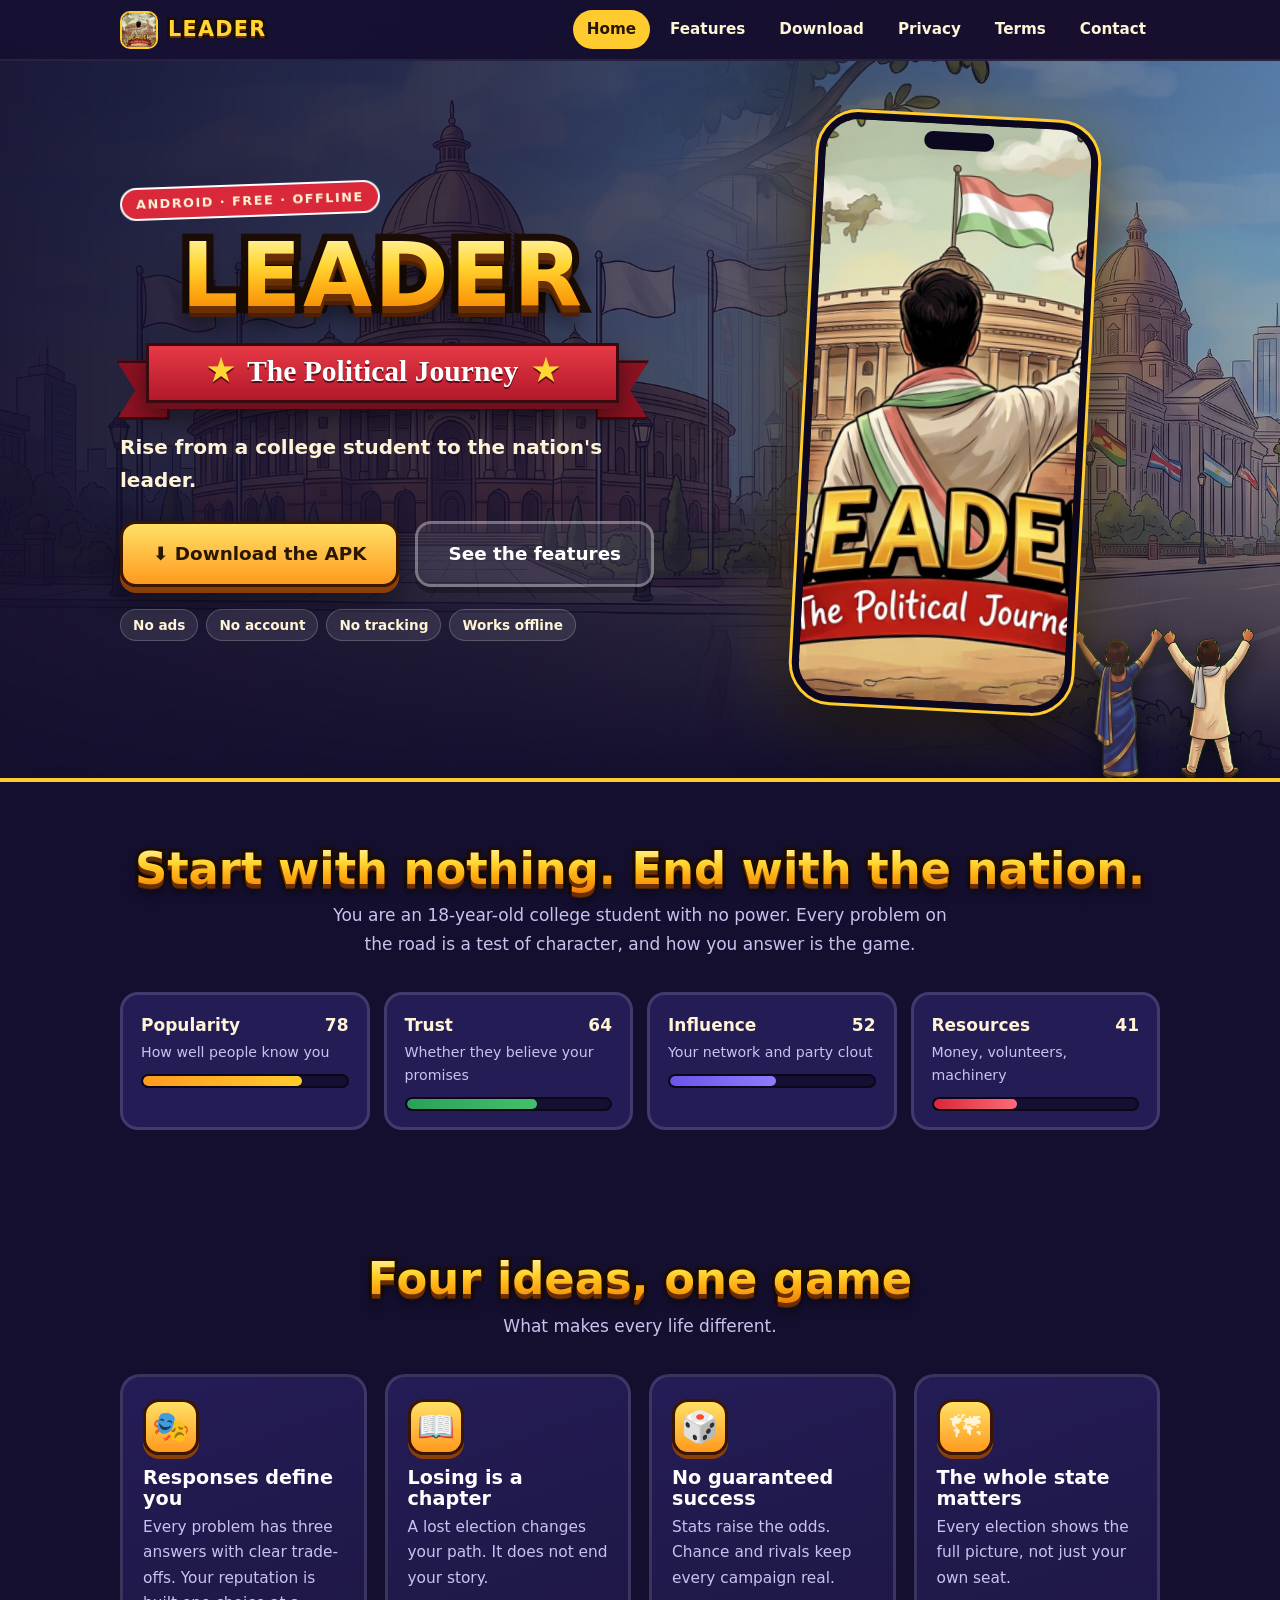
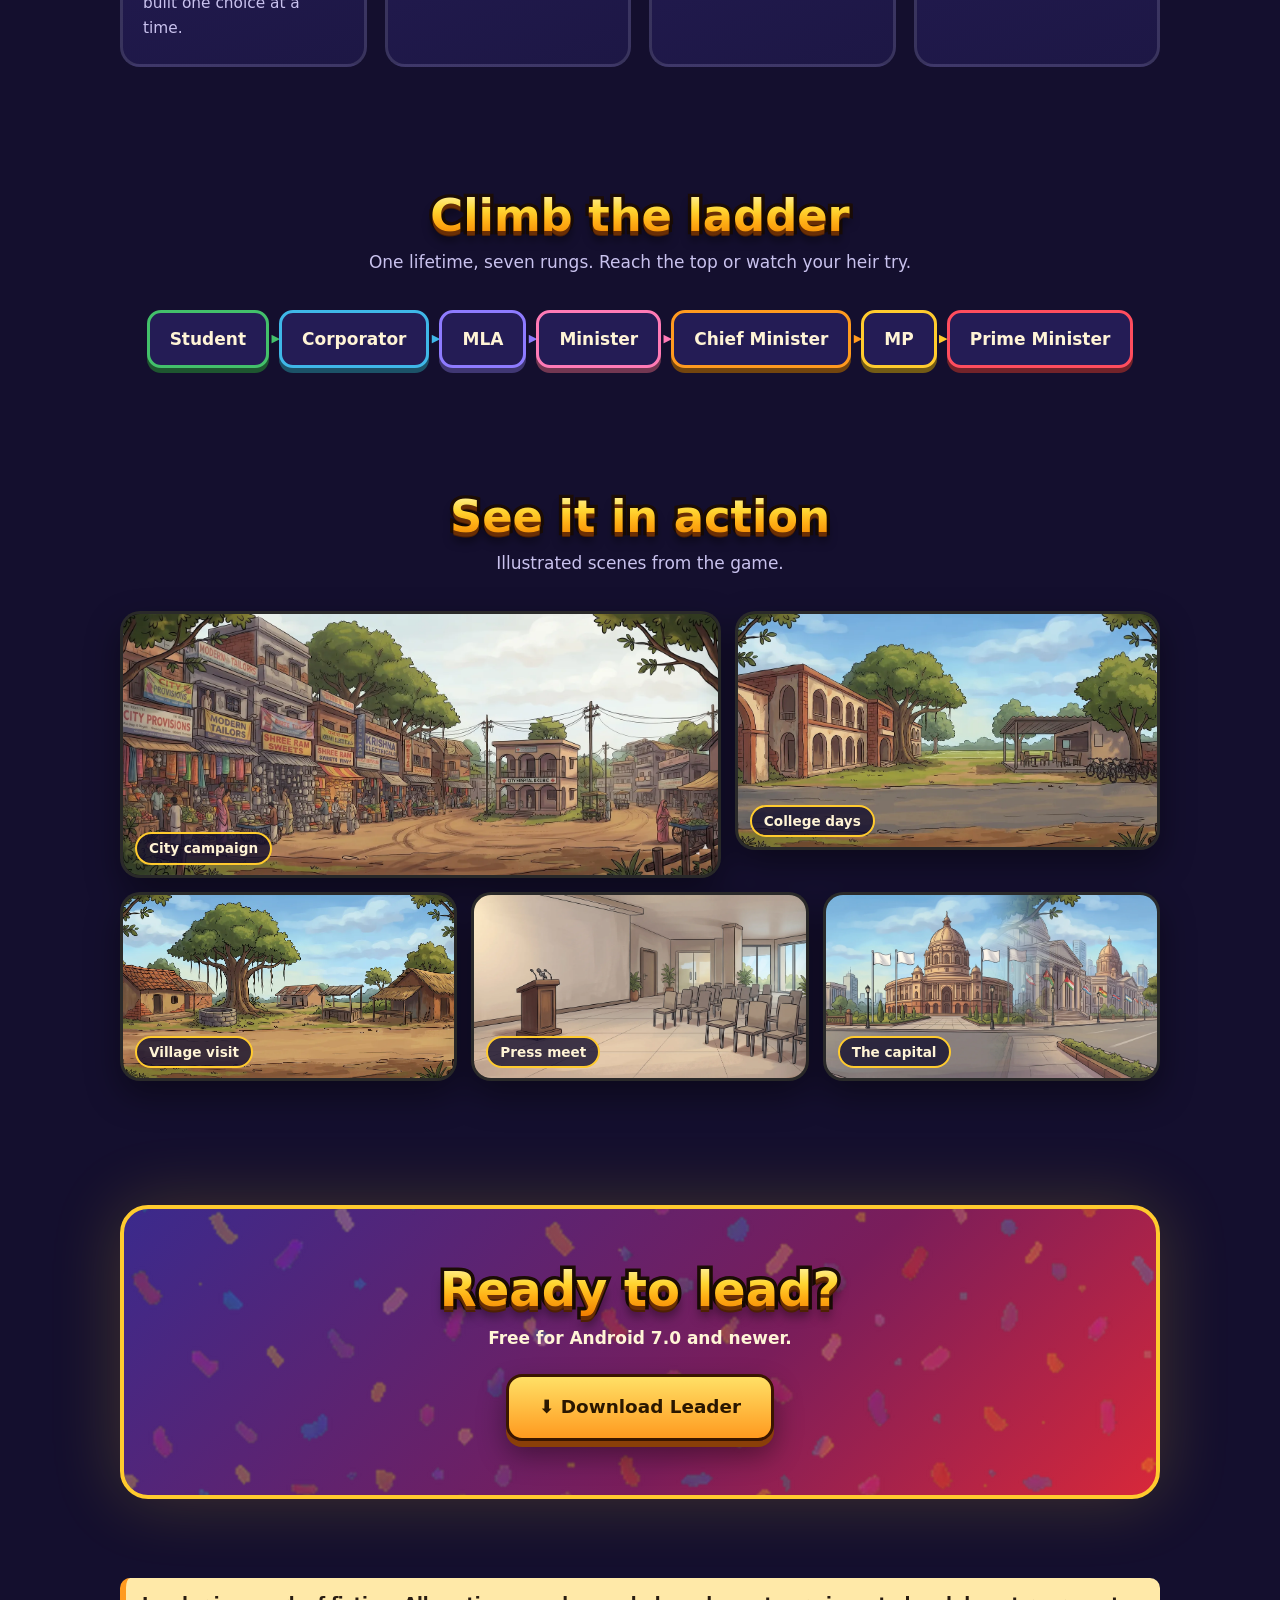
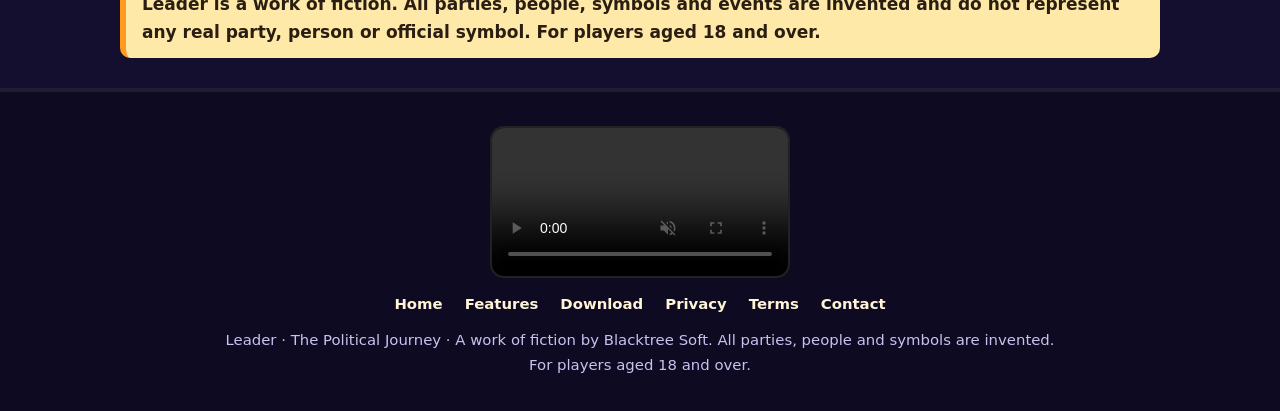
<file: index.html>
<!doctype html>
<html lang="en"><head><meta charset="utf-8"><meta name="viewport" content="width=device-width,initial-scale=1">
<title>Leader | The Political Journey</title><meta name="description" content="Leader: The Political Journey, a fictional single-player political career game for Android. Rise from student to Prime Minister."><meta name="theme-color" content="#140f2e">
<meta property="og:title" content="Leader | The Political Journey"><meta property="og:description" content="Leader: The Political Journey, a fictional single-player political career game for Android. Rise from student to Prime Minister."><meta property="og:image" content="https://leader-app.github.io/img/icon.png">
<link rel="icon" href="img/favicon.png"><link rel="stylesheet" href="style.css"></head><body>
<div class="bar"><div class="wrap"><a class="logo" href="index.html"><img src="img/favicon.png" alt=""><span class="navtitle">Leader</span></a><nav><a href="index.html" class=on>Home</a><a href="features.html">Features</a><a href="download.html">Download</a><a href="privacy.html">Privacy</a><a href="terms.html">Terms</a><a href="contact.html">Contact</a></nav></div></div>
<header class="hero"><div class="bg"></div>
<div class="heroChars"><img src="img/player_female_formal_cheer.webp" alt=""><img src="img/player_male_kurta_cheer.webp" alt=""></div>
<div class="wrap"><div>
<span class="tag">Android &middot; Free &middot; Offline</span>
<div class="heroTitle"><h1 class="logo3d" data-text="LEADER">LEADER</h1><br><div class="ribbon"><i>&#9733;</i>The Political Journey<i>&#9733;</i></div></div><p class="lead" style="margin-top:22px">Rise from a college student to the nation's leader.</p>
<div class="cta"><a class="btn" href="download.html">&#11015; Download the APK</a><a class="btn ghost" href="features.html">See the features</a></div>
<div class="badges"><span>No ads</span><span>No account</span><span>No tracking</span><span>Works offline</span></div>
</div>
<div class="phone"><video src="video/title.mp4" autoplay muted loop playsinline poster="img/icon.png"></video></div>
</div></header>

<section><div class="wrap"><h2 class="sec gold rv" data-text="Start with nothing. End with the nation.">Start with nothing. End with the nation.</h2>
<p class="sub rv">You are an 18-year-old college student with no power. Every problem on the road is a test of character, and how you answer is the game.</p>
<div class="stats">
<div class="stat"><b>Popularity <span>78</span></b><small>How well people know you</small><div class="meter"><i style="--w:78%;background:linear-gradient(90deg,#ff9a1f,#ffcb2e)"></i></div></div>
<div class="stat"><b>Trust <span>64</span></b><small>Whether they believe your promises</small><div class="meter"><i style="--w:64%;background:linear-gradient(90deg,#2aa05a,#43c06b)"></i></div></div>
<div class="stat"><b>Influence <span>52</span></b><small>Your network and party clout</small><div class="meter"><i style="--w:52%;background:linear-gradient(90deg,#6a55e8,#8e7bff)"></i></div></div>
<div class="stat"><b>Resources <span>41</span></b><small>Money, volunteers, machinery</small><div class="meter"><i style="--w:41%;background:linear-gradient(90deg,#d8283a,#ff6a77)"></i></div></div>
</div></div></section>

<section><div class="wrap"><h2 class="sec gold rv" data-text="Four ideas, one game">Four ideas, one game</h2><p class="sub rv">What makes every life different.</p>
<div class="grid">
<div class="card rv"><div class="ico">&#127917;</div><h3>Responses define you</h3><p>Every problem has three answers with clear trade-offs. Your reputation is built one choice at a time.</p></div>
<div class="card rv"><div class="ico">&#128214;</div><h3>Losing is a chapter</h3><p>A lost election changes your path. It does not end your story.</p></div>
<div class="card rv"><div class="ico">&#127922;</div><h3>No guaranteed success</h3><p>Stats raise the odds. Chance and rivals keep every campaign real.</p></div>
<div class="card rv"><div class="ico">&#128506;</div><h3>The whole state matters</h3><p>Every election shows the full picture, not just your own seat.</p></div>
</div></div></section>

<section><div class="wrap"><h2 class="sec gold rv" data-text="Climb the ladder">Climb the ladder</h2><p class="sub rv">One lifetime, seven rungs. Reach the top or watch your heir try.</p>
<div class="ladder rv"><div class="rung">Student</div><div class="rung">Corporator</div><div class="rung">MLA</div><div class="rung">Minister</div><div class="rung">Chief Minister</div><div class="rung">MP</div><div class="rung">Prime Minister</div></div></div></section>

<section><div class="wrap"><h2 class="sec gold rv" data-text="See it in action">See it in action</h2><p class="sub rv">Illustrated scenes from the game.</p>
<div class="gal">
<div class="shot rv"><img src="img/trail_city_2.webp" alt="A busy city street" loading="lazy"><span>City campaign</span></div>
<div class="shot rv"><img src="img/trail_college.webp" alt="A college campus" loading="lazy"><span>College days</span></div>
<div class="shot rv"><img src="img/trail_village_4.webp" alt="A village road" loading="lazy"><span>Village visit</span></div>
<div class="shot rv"><img src="img/bg_press.webp" alt="The press room" loading="lazy"><span>Press meet</span></div>
<div class="shot rv"><img src="img/bg_capital.webp" alt="The capital" loading="lazy"><span>The capital</span></div>
</div></div></section>

<section><div class="wrap"><div class="band rv"><h2 class="gold" data-text="Ready to lead?">Ready to lead?</h2><p style="font-weight:800;margin:0 0 22px">Free for Android 7.0 and newer.</p><a class="btn" href="download.html">&#11015; Download Leader</a></div></div></section>
<div class="wrap"><p class="note" style="color:#2a1d12;font-weight:700">Leader is a work of fiction. All parties, people, symbols and events are invented and do not represent any real party, person or official symbol. For players aged 18 and over.</p></div>

<footer><div class="made"><video src="video/blacktree.mp4" muted loop controls preload="none" playsinline></video></div>
<div class="links"><a href="index.html">Home</a><a href="features.html">Features</a><a href="download.html">Download</a><a href="privacy.html">Privacy</a><a href="terms.html">Terms</a><a href="contact.html">Contact</a></div>
Leader &middot; The Political Journey &middot; A work of fiction by Blacktree Soft. All parties, people and symbols are invented.<br>For players aged 18 and over.</footer>

<script>
(function(){var io=new IntersectionObserver(function(es){es.forEach(function(e){if(e.isIntersecting){e.target.classList.add('on');io.unobserve(e.target)}})},{threshold:.15});
document.querySelectorAll('.rv,.stats').forEach(function(n){io.observe(n)});
setTimeout(function(){document.querySelectorAll('.rv,.stats').forEach(function(n){var r=n.getBoundingClientRect();if(r.top<innerHeight*1.2)n.classList.add('on')})},1200);
var f=document.querySelector('.made video');if(f){f.muted=true;new IntersectionObserver(function(es){es.forEach(function(e){if(e.isIntersecting){f.play().catch(function(){})}else{f.pause()}})},{threshold:.3}).observe(f)}
var v=document.querySelector('.phone video');if(v){v.play&&v.play().catch(function(){})}})();
</script>
</body></html>
</file>
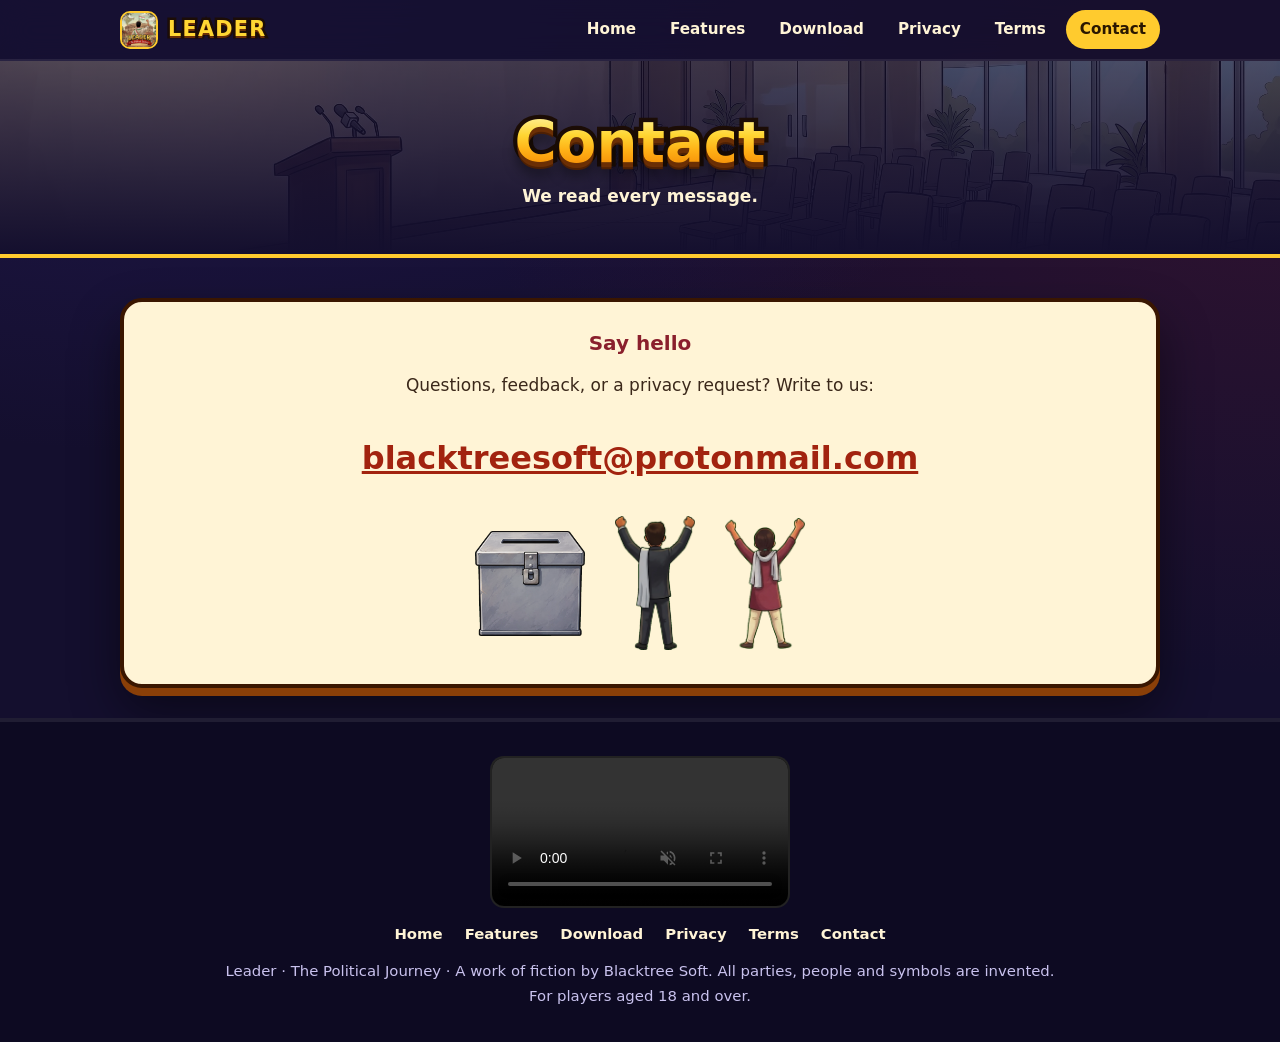
<file: contact.html>
<!doctype html>
<html lang="en"><head><meta charset="utf-8"><meta name="viewport" content="width=device-width,initial-scale=1">
<title>Contact | Leader</title><meta name="description" content="Leader: The Political Journey, a fictional single-player political career game for Android. Rise from student to Prime Minister."><meta name="theme-color" content="#140f2e">
<meta property="og:title" content="Contact | Leader"><meta property="og:description" content="Leader: The Political Journey, a fictional single-player political career game for Android. Rise from student to Prime Minister."><meta property="og:image" content="https://leader-app.github.io/img/icon.png">
<link rel="icon" href="img/favicon.png"><link rel="stylesheet" href="style.css"></head><body>
<div class="bar"><div class="wrap"><a class="logo" href="index.html"><img src="img/favicon.png" alt=""><span class="navtitle">Leader</span></a><nav><a href="index.html">Home</a><a href="features.html">Features</a><a href="download.html">Download</a><a href="privacy.html">Privacy</a><a href="terms.html">Terms</a><a href="contact.html" class=on>Contact</a></nav></div></div>
<div class="pagehead" style="--bg:url(img/bg_press.webp)"><h1 class="gold" data-text="Contact">Contact</h1><p>We read every message.</p></div>
<div class="wrap"><div class="paper dl">
<h2>Say hello</h2><p>Questions, feedback, or a privacy request? Write to us:</p>
<p class="bigmail"><a href="mailto:blacktreesoft@protonmail.com">blacktreesoft@protonmail.com</a></p>
<div class="share"><img src="img/ballot_box.webp" alt="" width="110"><img src="img/player_male_formal_cheer.webp" alt="" width="80"><img src="img/player_female_kurta_cheer.webp" alt="" width="80"></div>
</div></div>
<footer><div class="made"><video src="video/blacktree.mp4" muted loop controls preload="none" playsinline></video></div>
<div class="links"><a href="index.html">Home</a><a href="features.html">Features</a><a href="download.html">Download</a><a href="privacy.html">Privacy</a><a href="terms.html">Terms</a><a href="contact.html">Contact</a></div>
Leader &middot; The Political Journey &middot; A work of fiction by Blacktree Soft. All parties, people and symbols are invented.<br>For players aged 18 and over.</footer>

<script>
(function(){var io=new IntersectionObserver(function(es){es.forEach(function(e){if(e.isIntersecting){e.target.classList.add('on');io.unobserve(e.target)}})},{threshold:.15});
document.querySelectorAll('.rv,.stats').forEach(function(n){io.observe(n)});
setTimeout(function(){document.querySelectorAll('.rv,.stats').forEach(function(n){var r=n.getBoundingClientRect();if(r.top<innerHeight*1.2)n.classList.add('on')})},1200);
var f=document.querySelector('.made video');if(f){f.muted=true;new IntersectionObserver(function(es){es.forEach(function(e){if(e.isIntersecting){f.play().catch(function(){})}else{f.pause()}})},{threshold:.3}).observe(f)}
var v=document.querySelector('.phone video');if(v){v.play&&v.play().catch(function(){})}})();
</script>
</body></html>
</file>
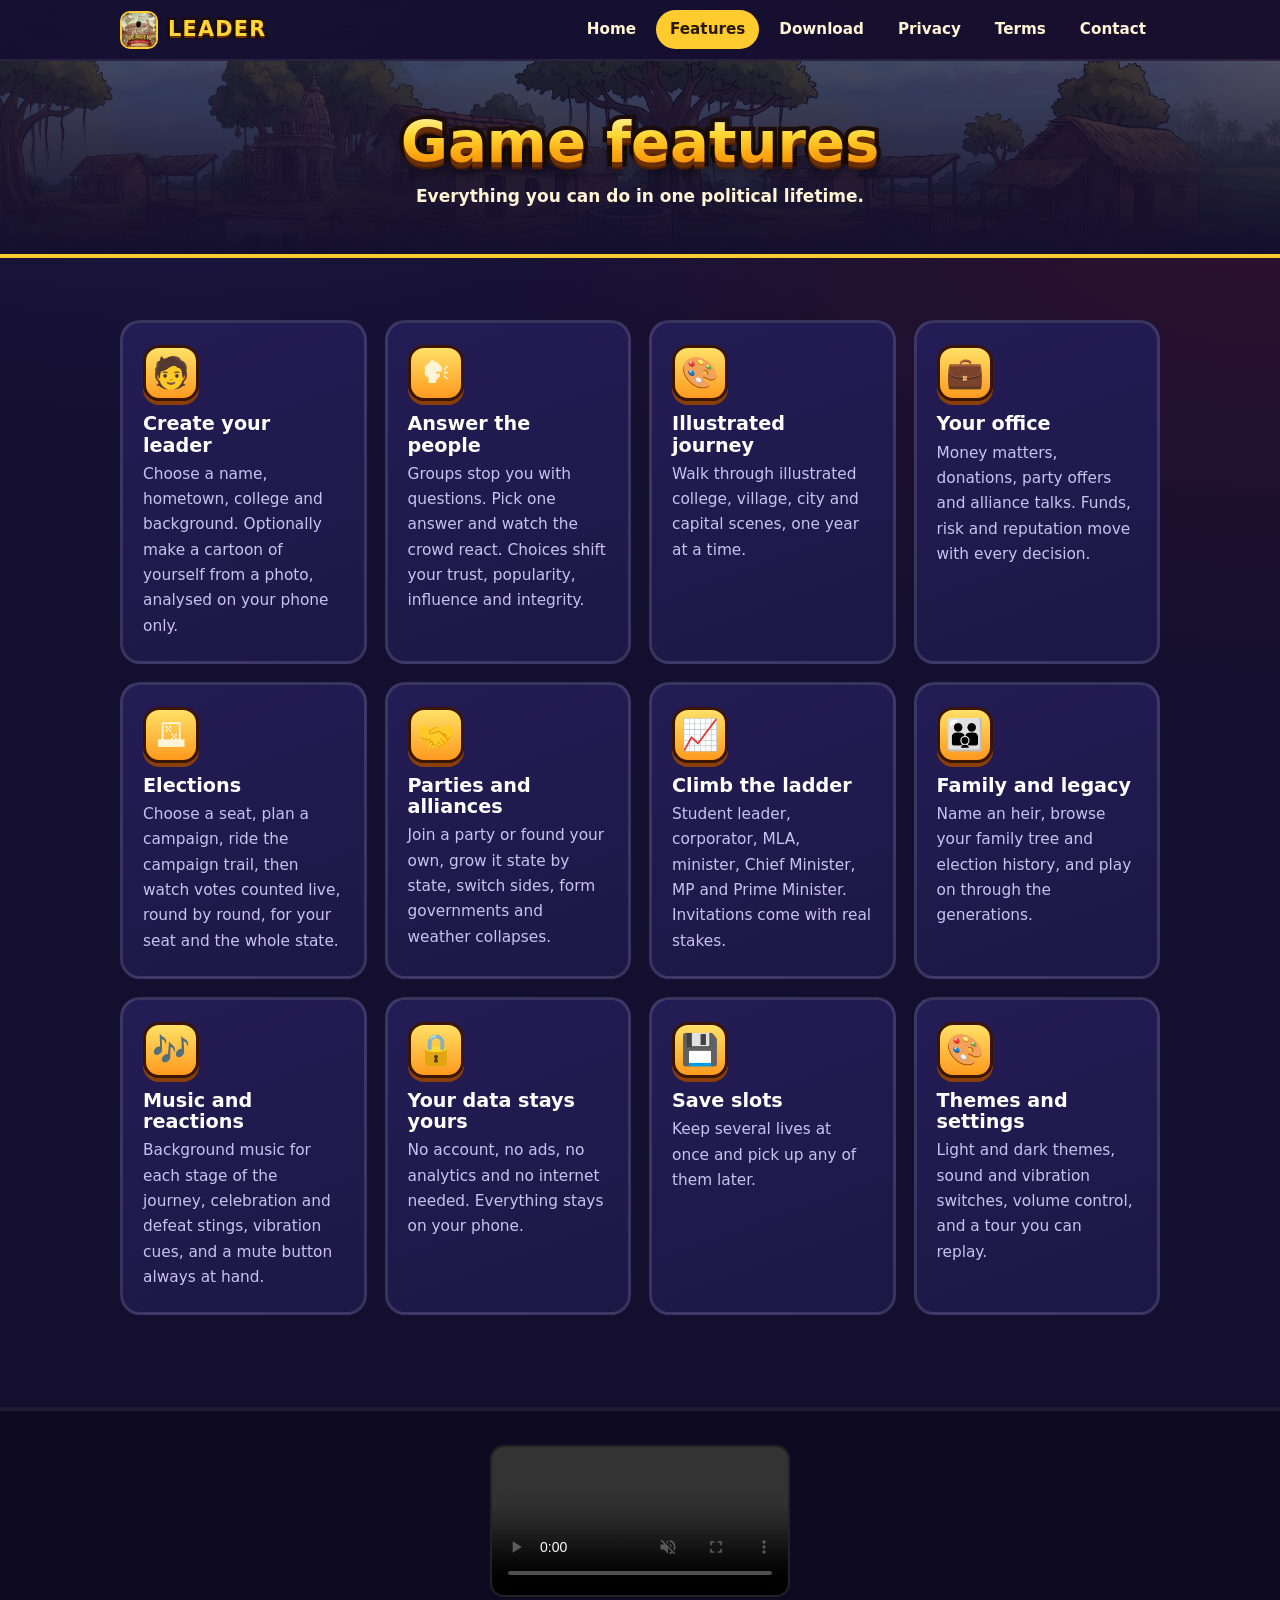
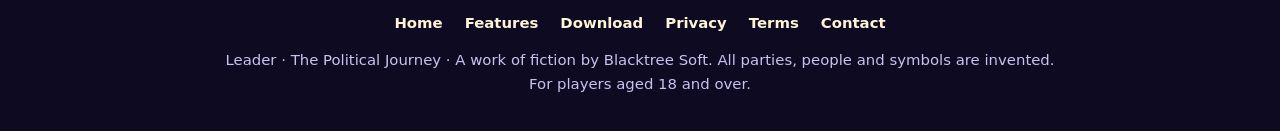
<file: features.html>
<!doctype html>
<html lang="en"><head><meta charset="utf-8"><meta name="viewport" content="width=device-width,initial-scale=1">
<title>Features | Leader</title><meta name="description" content="Leader: The Political Journey, a fictional single-player political career game for Android. Rise from student to Prime Minister."><meta name="theme-color" content="#140f2e">
<meta property="og:title" content="Features | Leader"><meta property="og:description" content="Leader: The Political Journey, a fictional single-player political career game for Android. Rise from student to Prime Minister."><meta property="og:image" content="https://leader-app.github.io/img/icon.png">
<link rel="icon" href="img/favicon.png"><link rel="stylesheet" href="style.css"></head><body>
<div class="bar"><div class="wrap"><a class="logo" href="index.html"><img src="img/favicon.png" alt=""><span class="navtitle">Leader</span></a><nav><a href="index.html">Home</a><a href="features.html" class=on>Features</a><a href="download.html">Download</a><a href="privacy.html">Privacy</a><a href="terms.html">Terms</a><a href="contact.html">Contact</a></nav></div></div>
<div class="pagehead" style="--bg:url(img/bg_village_2.webp)"><h1 class="gold" data-text="Game features">Game features</h1><p>Everything you can do in one political lifetime.</p></div>
<section><div class="wrap"><div class="grid"><div class="card rv"><div class="ico">&#129489;</div><h3>Create your leader</h3><p>Choose a name, hometown, college and background. Optionally make a cartoon of yourself from a photo, analysed on your phone only.</p></div><div class="card rv"><div class="ico">&#128483;</div><h3>Answer the people</h3><p>Groups stop you with questions. Pick one answer and watch the crowd react. Choices shift your trust, popularity, influence and integrity.</p></div><div class="card rv"><div class="ico">&#127912;</div><h3>Illustrated journey</h3><p>Walk through illustrated college, village, city and capital scenes, one year at a time.</p></div><div class="card rv"><div class="ico">&#128188;</div><h3>Your office</h3><p>Money matters, donations, party offers and alliance talks. Funds, risk and reputation move with every decision.</p></div><div class="card rv"><div class="ico">&#128499;</div><h3>Elections</h3><p>Choose a seat, plan a campaign, ride the campaign trail, then watch votes counted live, round by round, for your seat and the whole state.</p></div><div class="card rv"><div class="ico">&#129309;</div><h3>Parties and alliances</h3><p>Join a party or found your own, grow it state by state, switch sides, form governments and weather collapses.</p></div><div class="card rv"><div class="ico">&#128200;</div><h3>Climb the ladder</h3><p>Student leader, corporator, MLA, minister, Chief Minister, MP and Prime Minister. Invitations come with real stakes.</p></div><div class="card rv"><div class="ico">&#128106;</div><h3>Family and legacy</h3><p>Name an heir, browse your family tree and election history, and play on through the generations.</p></div><div class="card rv"><div class="ico">&#127926;</div><h3>Music and reactions</h3><p>Background music for each stage of the journey, celebration and defeat stings, vibration cues, and a mute button always at hand.</p></div><div class="card rv"><div class="ico">&#128274;</div><h3>Your data stays yours</h3><p>No account, no ads, no analytics and no internet needed. Everything stays on your phone.</p></div><div class="card rv"><div class="ico">&#128190;</div><h3>Save slots</h3><p>Keep several lives at once and pick up any of them later.</p></div><div class="card rv"><div class="ico">&#127912;</div><h3>Themes and settings</h3><p>Light and dark themes, sound and vibration switches, volume control, and a tour you can replay.</p></div></div></div></section>
<footer><div class="made"><video src="video/blacktree.mp4" muted loop controls preload="none" playsinline></video></div>
<div class="links"><a href="index.html">Home</a><a href="features.html">Features</a><a href="download.html">Download</a><a href="privacy.html">Privacy</a><a href="terms.html">Terms</a><a href="contact.html">Contact</a></div>
Leader &middot; The Political Journey &middot; A work of fiction by Blacktree Soft. All parties, people and symbols are invented.<br>For players aged 18 and over.</footer>

<script>
(function(){var io=new IntersectionObserver(function(es){es.forEach(function(e){if(e.isIntersecting){e.target.classList.add('on');io.unobserve(e.target)}})},{threshold:.15});
document.querySelectorAll('.rv,.stats').forEach(function(n){io.observe(n)});
setTimeout(function(){document.querySelectorAll('.rv,.stats').forEach(function(n){var r=n.getBoundingClientRect();if(r.top<innerHeight*1.2)n.classList.add('on')})},1200);
var f=document.querySelector('.made video');if(f){f.muted=true;new IntersectionObserver(function(es){es.forEach(function(e){if(e.isIntersecting){f.play().catch(function(){})}else{f.pause()}})},{threshold:.3}).observe(f)}
var v=document.querySelector('.phone video');if(v){v.play&&v.play().catch(function(){})}})();
</script>
</body></html>
</file>
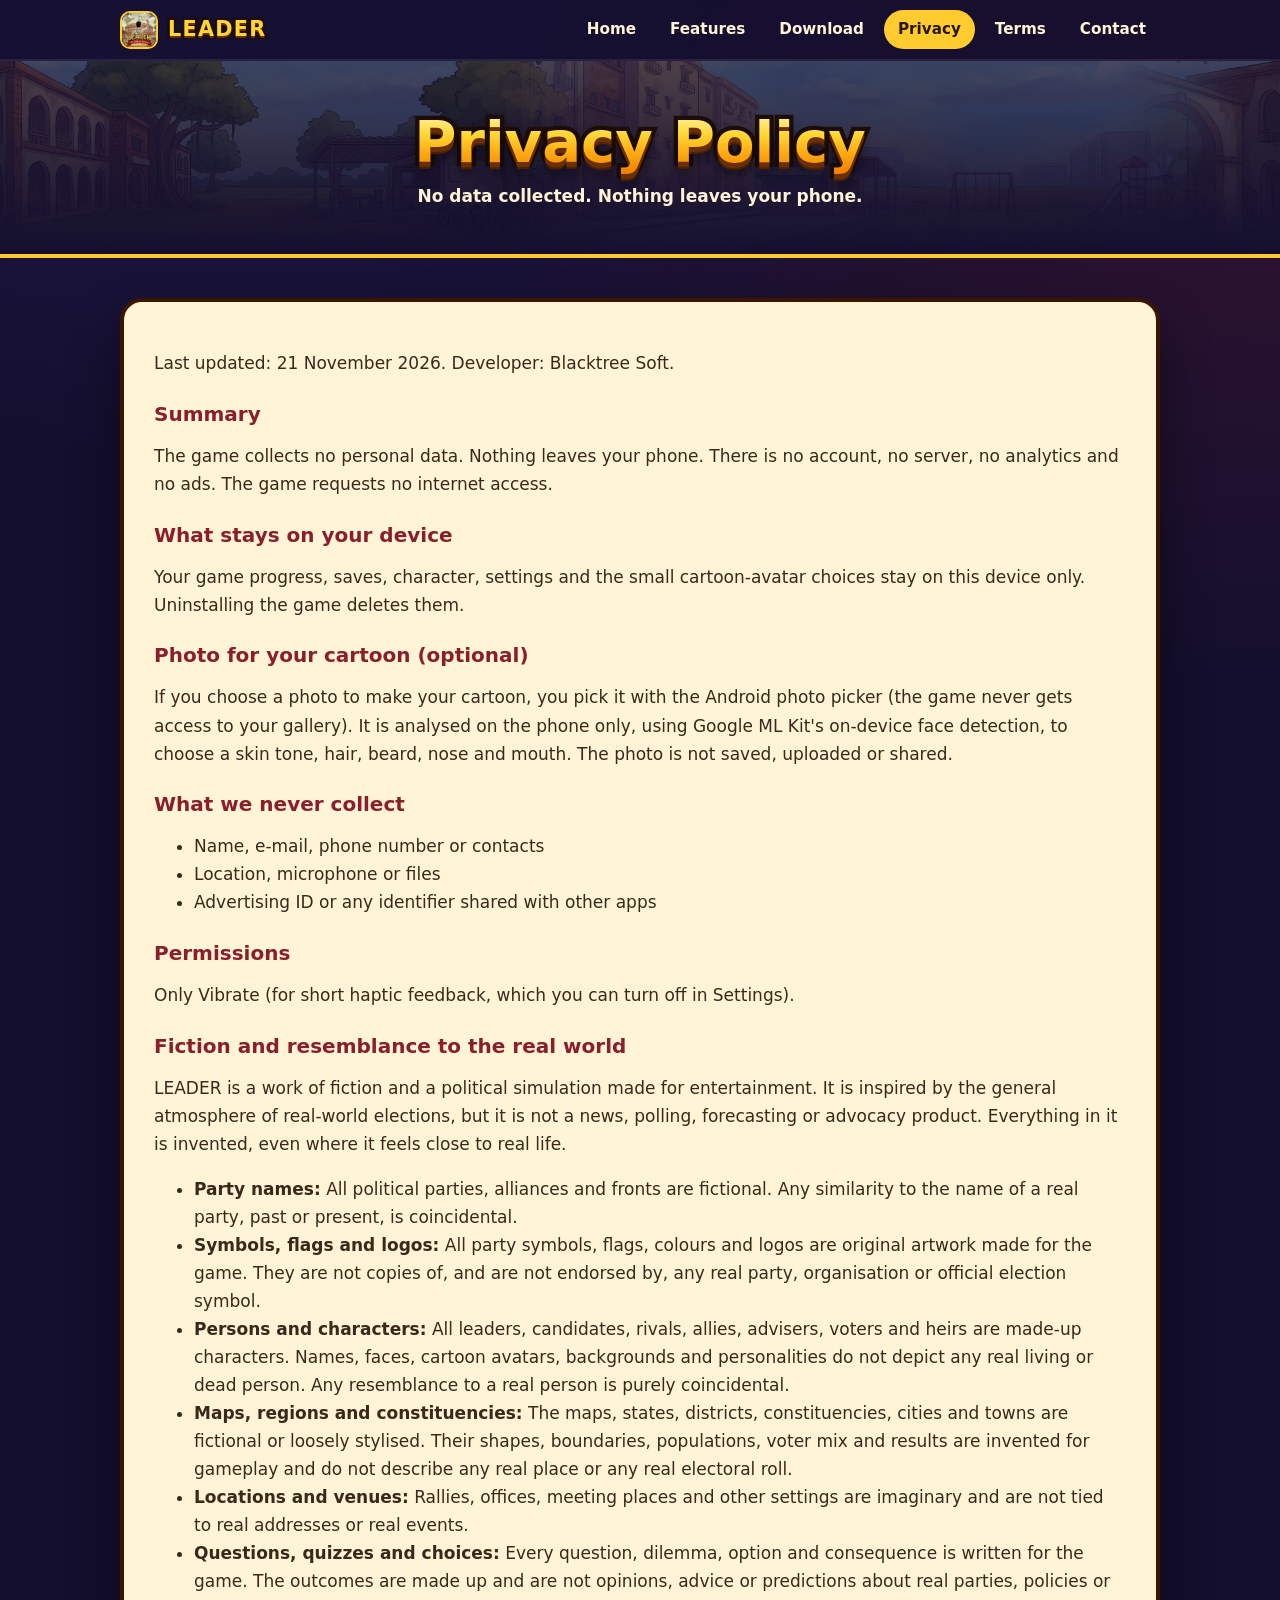
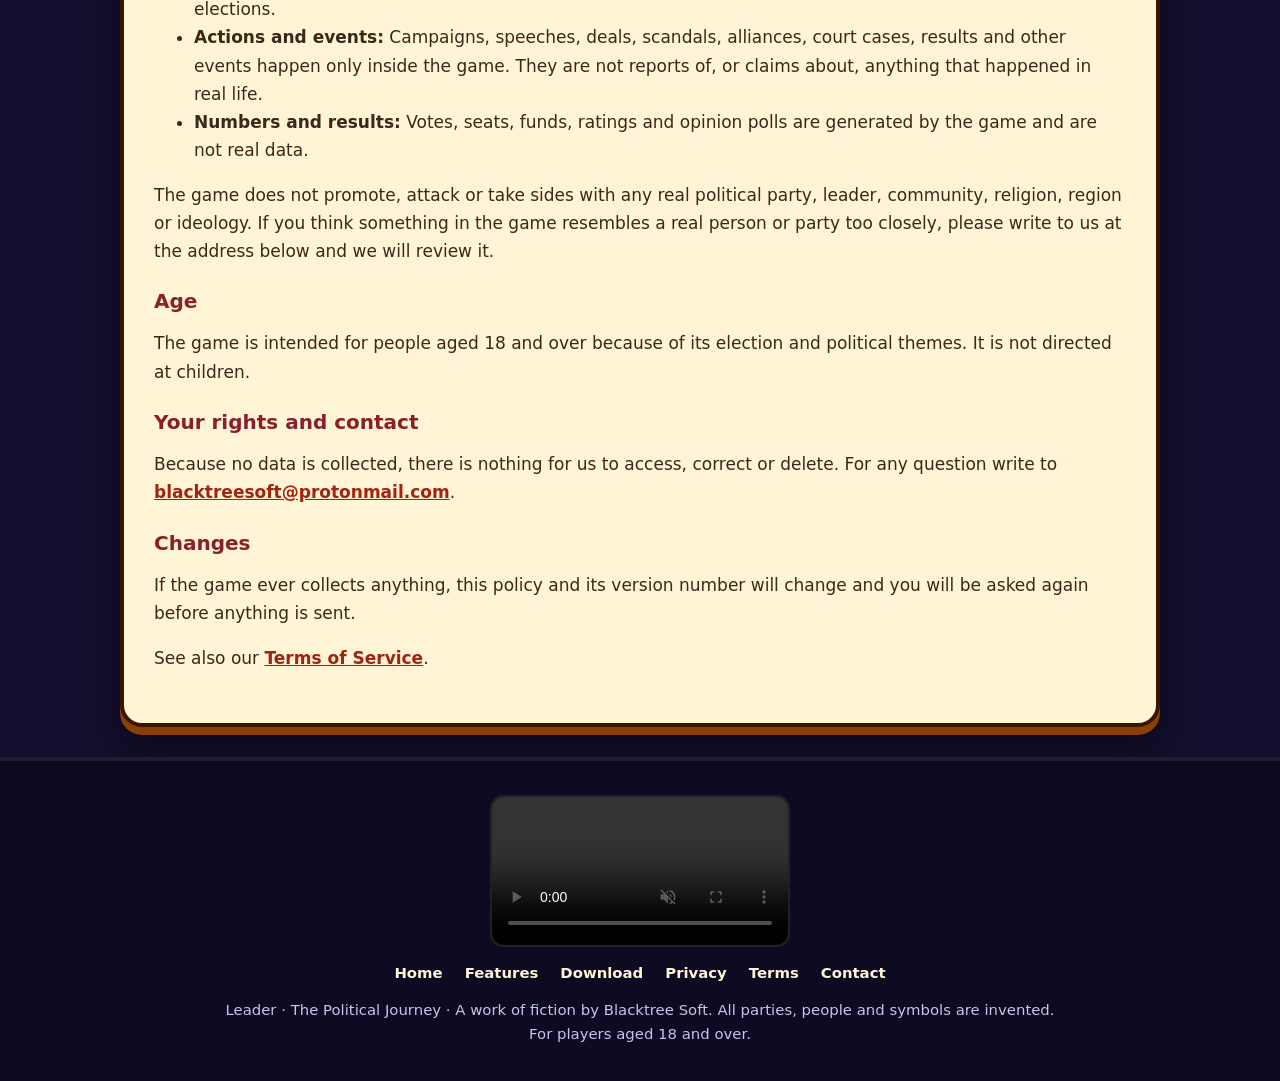
<file: privacy.html>
<!doctype html>
<html lang="en"><head><meta charset="utf-8"><meta name="viewport" content="width=device-width,initial-scale=1">
<title>Privacy Policy | Leader</title><meta name="description" content="Leader: The Political Journey, a fictional single-player political career game for Android. Rise from student to Prime Minister."><meta name="theme-color" content="#140f2e">
<meta property="og:title" content="Privacy Policy | Leader"><meta property="og:description" content="Leader: The Political Journey, a fictional single-player political career game for Android. Rise from student to Prime Minister."><meta property="og:image" content="https://leader-app.github.io/img/icon.png">
<link rel="icon" href="img/favicon.png"><link rel="stylesheet" href="style.css"></head><body>
<div class="bar"><div class="wrap"><a class="logo" href="index.html"><img src="img/favicon.png" alt=""><span class="navtitle">Leader</span></a><nav><a href="index.html">Home</a><a href="features.html">Features</a><a href="download.html">Download</a><a href="privacy.html" class=on>Privacy</a><a href="terms.html">Terms</a><a href="contact.html">Contact</a></nav></div></div>
<div class="pagehead" style="--bg:url(img/bg_college.webp)"><h1 class="gold" data-text="Privacy Policy">Privacy Policy</h1><p>No data collected. Nothing leaves your phone.</p></div>
<div class="wrap"><div class="paper">
<h1>Privacy Policy: Leader: The Political Journey</h1>
<p>Last updated: 21 November 2026. Developer: Blacktree Soft.</p>
<h2>Summary</h2>
<p>The game collects no personal data. Nothing leaves your phone. There is no account, no server, no analytics and no ads. The game requests no internet access.</p>
<h2>What stays on your device</h2>
<p>Your game progress, saves, character, settings and the small cartoon-avatar choices stay on this device only. Uninstalling the game deletes them.</p>
<h2>Photo for your cartoon (optional)</h2>
<p>If you choose a photo to make your cartoon, you pick it with the Android photo picker (the game never gets access to your gallery). It is analysed on the phone only, using Google ML Kit's on-device face detection, to choose a skin tone, hair, beard, nose and mouth. The photo is not saved, uploaded or shared.</p>
<h2>What we never collect</h2>
<ul><li>Name, e-mail, phone number or contacts</li><li>Location, microphone or files</li><li>Advertising ID or any identifier shared with other apps</li></ul>
<h2>Permissions</h2>
<p>Only Vibrate (for short haptic feedback, which you can turn off in Settings).</p>
<h2>Fiction and resemblance to the real world</h2>
<p>LEADER is a work of fiction and a political simulation made for entertainment. It is inspired by the general atmosphere of real-world elections, but it is not a news, polling, forecasting or advocacy product. Everything in it is invented, even where it feels close to real life.</p>
<ul>
<li><strong>Party names:</strong> All political parties, alliances and fronts are fictional. Any similarity to the name of a real party, past or present, is coincidental.</li>
<li><strong>Symbols, flags and logos:</strong> All party symbols, flags, colours and logos are original artwork made for the game. They are not copies of, and are not endorsed by, any real party, organisation or official election symbol.</li>
<li><strong>Persons and characters:</strong> All leaders, candidates, rivals, allies, advisers, voters and heirs are made-up characters. Names, faces, cartoon avatars, backgrounds and personalities do not depict any real living or dead person. Any resemblance to a real person is purely coincidental.</li>
<li><strong>Maps, regions and constituencies:</strong> The maps, states, districts, constituencies, cities and towns are fictional or loosely stylised. Their shapes, boundaries, populations, voter mix and results are invented for gameplay and do not describe any real place or any real electoral roll.</li>
<li><strong>Locations and venues:</strong> Rallies, offices, meeting places and other settings are imaginary and are not tied to real addresses or real events.</li>
<li><strong>Questions, quizzes and choices:</strong> Every question, dilemma, option and consequence is written for the game. The outcomes are made up and are not opinions, advice or predictions about real parties, policies or elections.</li>
<li><strong>Actions and events:</strong> Campaigns, speeches, deals, scandals, alliances, court cases, results and other events happen only inside the game. They are not reports of, or claims about, anything that happened in real life.</li>
<li><strong>Numbers and results:</strong> Votes, seats, funds, ratings and opinion polls are generated by the game and are not real data.</li>
</ul>
<p>The game does not promote, attack or take sides with any real political party, leader, community, religion, region or ideology. If you think something in the game resembles a real person or party too closely, please write to us at the address below and we will review it.</p>
<h2>Age</h2>
<p>The game is intended for people aged 18 and over because of its election and political themes. It is not directed at children.</p>
<h2>Your rights and contact</h2>
<p>Because no data is collected, there is nothing for us to access, correct or delete. For any question write to <a href="mailto:blacktreesoft@protonmail.com">blacktreesoft@protonmail.com</a>.</p>
<h2>Changes</h2>
<p>If the game ever collects anything, this policy and its version number will change and you will be asked again before anything is sent.</p>
<p>See also our <a href="terms.html">Terms of Service</a>.</p>
</div></div>
<footer><div class="made"><video src="video/blacktree.mp4" muted loop controls preload="none" playsinline></video></div>
<div class="links"><a href="index.html">Home</a><a href="features.html">Features</a><a href="download.html">Download</a><a href="privacy.html">Privacy</a><a href="terms.html">Terms</a><a href="contact.html">Contact</a></div>
Leader &middot; The Political Journey &middot; A work of fiction by Blacktree Soft. All parties, people and symbols are invented.<br>For players aged 18 and over.</footer>

<script>
(function(){var io=new IntersectionObserver(function(es){es.forEach(function(e){if(e.isIntersecting){e.target.classList.add('on');io.unobserve(e.target)}})},{threshold:.15});
document.querySelectorAll('.rv,.stats').forEach(function(n){io.observe(n)});
setTimeout(function(){document.querySelectorAll('.rv,.stats').forEach(function(n){var r=n.getBoundingClientRect();if(r.top<innerHeight*1.2)n.classList.add('on')})},1200);
var f=document.querySelector('.made video');if(f){f.muted=true;new IntersectionObserver(function(es){es.forEach(function(e){if(e.isIntersecting){f.play().catch(function(){})}else{f.pause()}})},{threshold:.3}).observe(f)}
var v=document.querySelector('.phone video');if(v){v.play&&v.play().catch(function(){})}})();
</script>
</body></html>
</file>
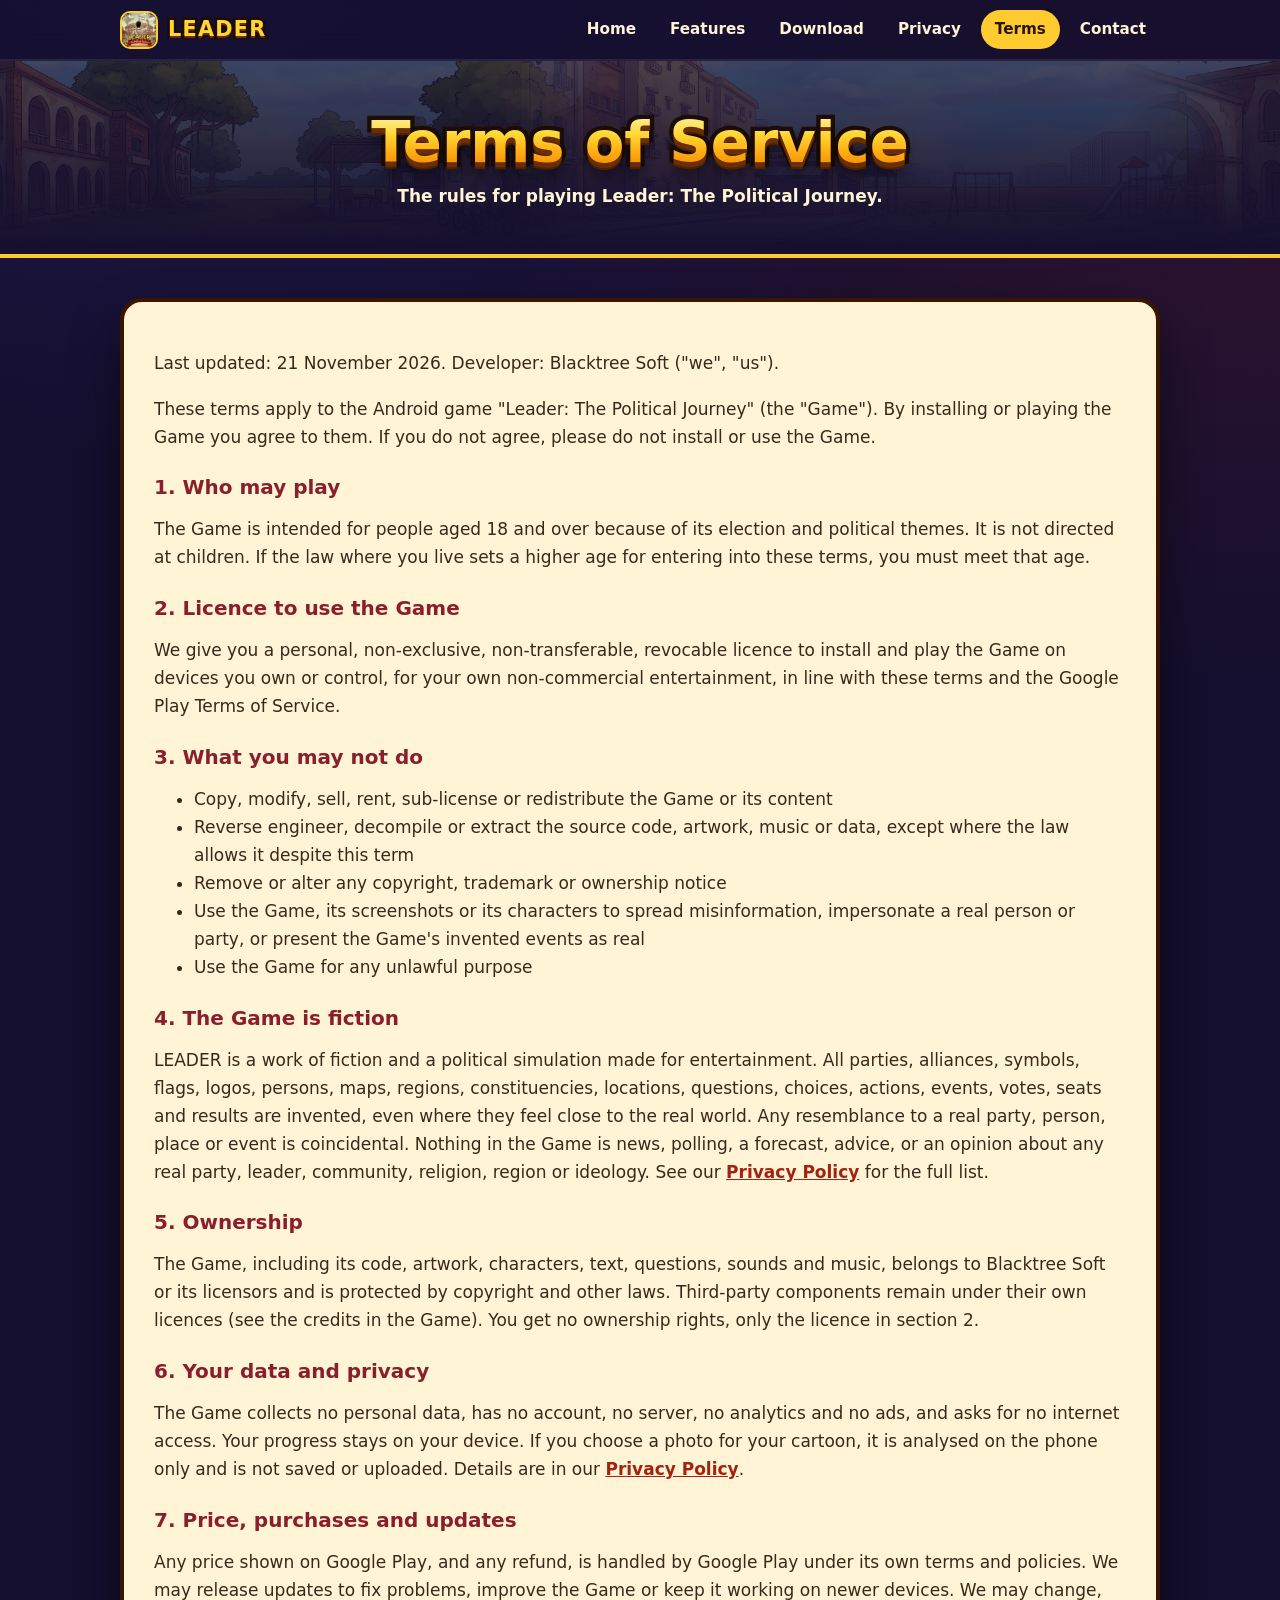
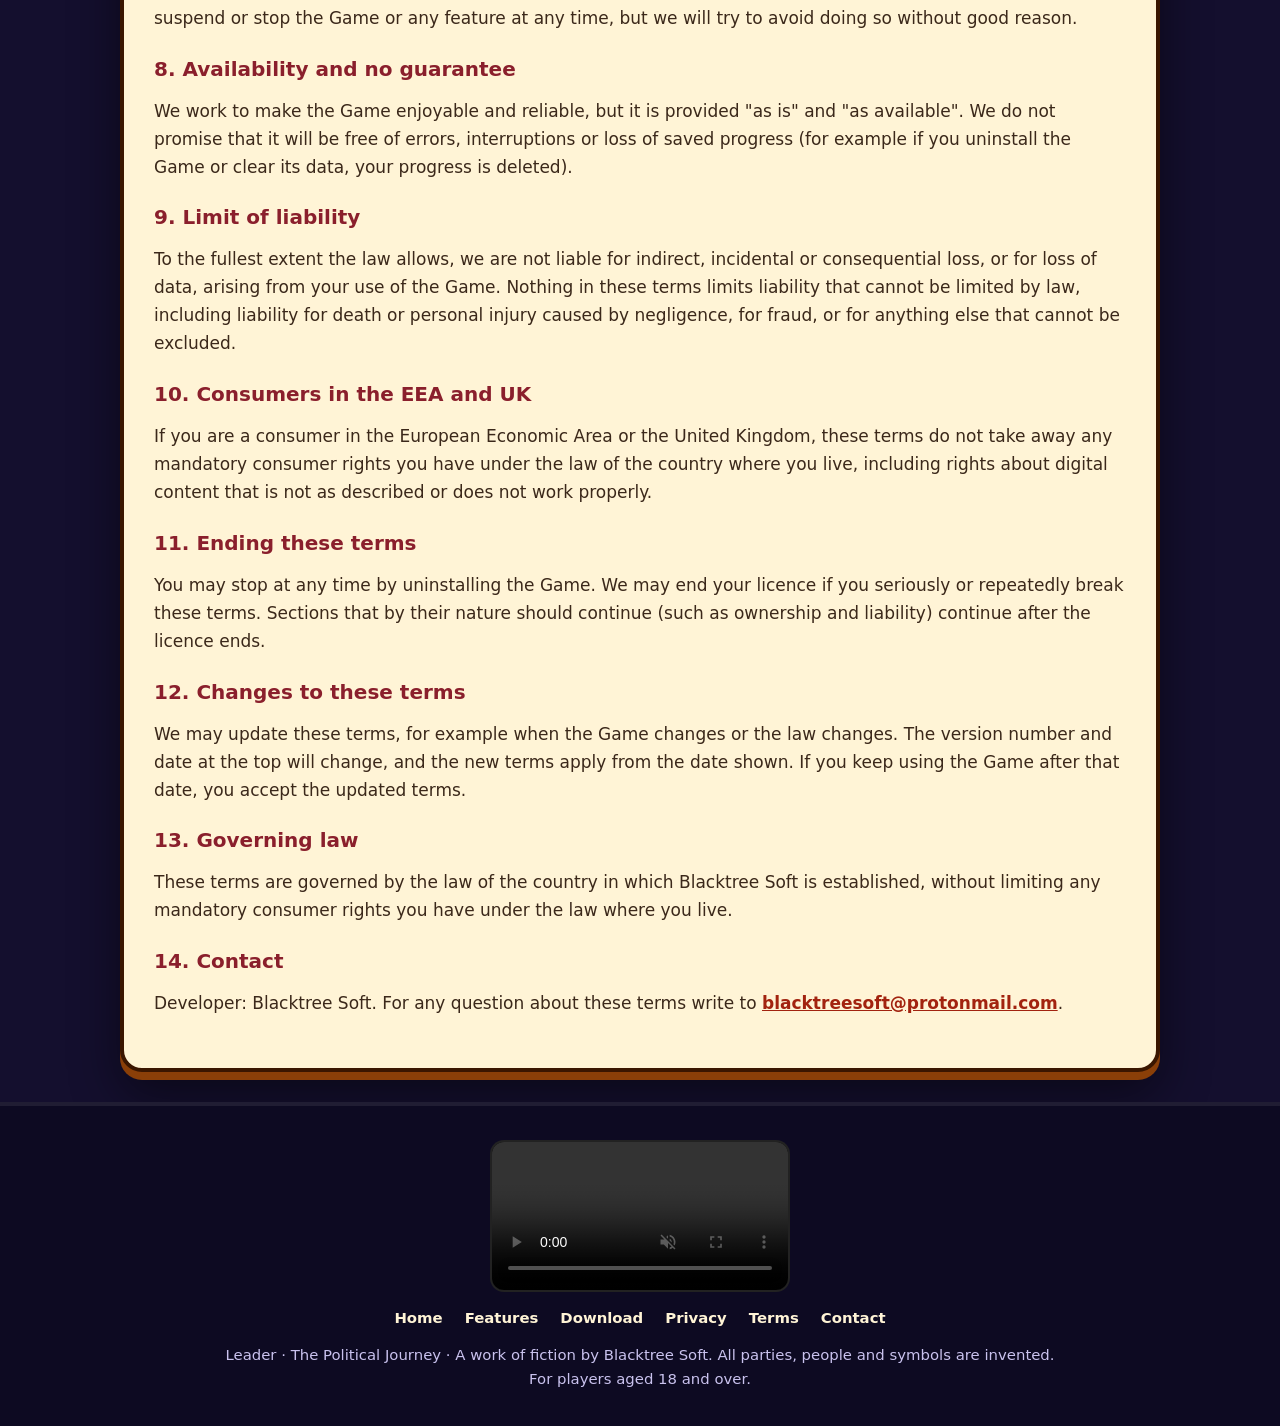
<file: terms.html>
<!doctype html>
<html lang="en"><head><meta charset="utf-8"><meta name="viewport" content="width=device-width,initial-scale=1">
<title>Terms of Service | Leader</title><meta name="description" content="Leader: The Political Journey, a fictional single-player political career game for Android. Rise from student to Prime Minister."><meta name="theme-color" content="#140f2e">
<meta property="og:title" content="Terms of Service | Leader"><meta property="og:description" content="Leader: The Political Journey, a fictional single-player political career game for Android. Rise from student to Prime Minister."><meta property="og:image" content="https://leader-app.github.io/img/icon.png">
<link rel="icon" href="img/favicon.png"><link rel="stylesheet" href="style.css"></head><body>
<div class="bar"><div class="wrap"><a class="logo" href="index.html"><img src="img/favicon.png" alt=""><span class="navtitle">Leader</span></a><nav><a href="index.html">Home</a><a href="features.html">Features</a><a href="download.html">Download</a><a href="privacy.html">Privacy</a><a href="terms.html" class=on>Terms</a><a href="contact.html">Contact</a></nav></div></div>
<div class="pagehead" style="--bg:url(img/bg_college.webp)"><h1 class="gold" data-text="Terms of Service">Terms of Service</h1><p>The rules for playing Leader: The Political Journey.</p></div>
<div class="wrap"><div class="paper">
<h1>Terms of Service: Leader: The Political Journey</h1>
<p>Last updated: 21 November 2026. Developer: Blacktree Soft ("we", "us").</p>
<p>These terms apply to the Android game "Leader: The Political Journey" (the "Game"). By installing or playing the Game you agree to them. If you do not agree, please do not install or use the Game.</p>

<h2>1. Who may play</h2>
<p>The Game is intended for people aged 18 and over because of its election and political themes. It is not directed at children. If the law where you live sets a higher age for entering into these terms, you must meet that age.</p>

<h2>2. Licence to use the Game</h2>
<p>We give you a personal, non-exclusive, non-transferable, revocable licence to install and play the Game on devices you own or control, for your own non-commercial entertainment, in line with these terms and the Google Play Terms of Service.</p>

<h2>3. What you may not do</h2>
<ul>
<li>Copy, modify, sell, rent, sub-license or redistribute the Game or its content</li>
<li>Reverse engineer, decompile or extract the source code, artwork, music or data, except where the law allows it despite this term</li>
<li>Remove or alter any copyright, trademark or ownership notice</li>
<li>Use the Game, its screenshots or its characters to spread misinformation, impersonate a real person or party, or present the Game's invented events as real</li>
<li>Use the Game for any unlawful purpose</li>
</ul>

<h2>4. The Game is fiction</h2>
<p>LEADER is a work of fiction and a political simulation made for entertainment. All parties, alliances, symbols, flags, logos, persons, maps, regions, constituencies, locations, questions, choices, actions, events, votes, seats and results are invented, even where they feel close to the real world. Any resemblance to a real party, person, place or event is coincidental. Nothing in the Game is news, polling, a forecast, advice, or an opinion about any real party, leader, community, religion, region or ideology. See our <a href="privacy.html">Privacy Policy</a> for the full list.</p>

<h2>5. Ownership</h2>
<p>The Game, including its code, artwork, characters, text, questions, sounds and music, belongs to Blacktree Soft or its licensors and is protected by copyright and other laws. Third-party components remain under their own licences (see the credits in the Game). You get no ownership rights, only the licence in section 2.</p>

<h2>6. Your data and privacy</h2>
<p>The Game collects no personal data, has no account, no server, no analytics and no ads, and asks for no internet access. Your progress stays on your device. If you choose a photo for your cartoon, it is analysed on the phone only and is not saved or uploaded. Details are in our <a href="privacy.html">Privacy Policy</a>.</p>

<h2>7. Price, purchases and updates</h2>
<p>Any price shown on Google Play, and any refund, is handled by Google Play under its own terms and policies. We may release updates to fix problems, improve the Game or keep it working on newer devices. We may change, suspend or stop the Game or any feature at any time, but we will try to avoid doing so without good reason.</p>

<h2>8. Availability and no guarantee</h2>
<p>We work to make the Game enjoyable and reliable, but it is provided "as is" and "as available". We do not promise that it will be free of errors, interruptions or loss of saved progress (for example if you uninstall the Game or clear its data, your progress is deleted).</p>

<h2>9. Limit of liability</h2>
<p>To the fullest extent the law allows, we are not liable for indirect, incidental or consequential loss, or for loss of data, arising from your use of the Game. Nothing in these terms limits liability that cannot be limited by law, including liability for death or personal injury caused by negligence, for fraud, or for anything else that cannot be excluded.</p>

<h2>10. Consumers in the EEA and UK</h2>
<p>If you are a consumer in the European Economic Area or the United Kingdom, these terms do not take away any mandatory consumer rights you have under the law of the country where you live, including rights about digital content that is not as described or does not work properly.</p>

<h2>11. Ending these terms</h2>
<p>You may stop at any time by uninstalling the Game. We may end your licence if you seriously or repeatedly break these terms. Sections that by their nature should continue (such as ownership and liability) continue after the licence ends.</p>

<h2>12. Changes to these terms</h2>
<p>We may update these terms, for example when the Game changes or the law changes. The version number and date at the top will change, and the new terms apply from the date shown. If you keep using the Game after that date, you accept the updated terms.</p>

<h2>13. Governing law</h2>
<p>These terms are governed by the law of the country in which Blacktree Soft is established, without limiting any mandatory consumer rights you have under the law where you live.</p>

<h2>14. Contact</h2>
<p>Developer: Blacktree Soft. For any question about these terms write to <a href="mailto:blacktreesoft@protonmail.com">blacktreesoft@protonmail.com</a>.</p>
</div></div>
<footer><div class="made"><video src="video/blacktree.mp4" muted loop controls preload="none" playsinline></video></div>
<div class="links"><a href="index.html">Home</a><a href="features.html">Features</a><a href="download.html">Download</a><a href="privacy.html">Privacy</a><a href="terms.html">Terms</a><a href="contact.html">Contact</a></div>
Leader &middot; The Political Journey &middot; A work of fiction by Blacktree Soft. All parties, people and symbols are invented.<br>For players aged 18 and over.</footer>

<script>
(function(){var io=new IntersectionObserver(function(es){es.forEach(function(e){if(e.isIntersecting){e.target.classList.add('on');io.unobserve(e.target)}})},{threshold:.15});
document.querySelectorAll('.rv,.stats').forEach(function(n){io.observe(n)});
setTimeout(function(){document.querySelectorAll('.rv,.stats').forEach(function(n){var r=n.getBoundingClientRect();if(r.top<innerHeight*1.2)n.classList.add('on')})},1200);
var f=document.querySelector('.made video');if(f){f.muted=true;new IntersectionObserver(function(es){es.forEach(function(e){if(e.isIntersecting){f.play().catch(function(){})}else{f.pause()}})},{threshold:.3}).observe(f)}
var v=document.querySelector('.phone video');if(v){v.play&&v.play().catch(function(){})}})();
</script>
</body></html>
</file>
<file: style.css>
:root{--ink:#140f2e;--ink2:#1d1745;--panel:#241c55;--gold:#ffcb2e;--gold2:#ff9a1f;--red:#d8283a;--green:#43c06b;--cream:#fff4d6;--mut:#c9c2ee}
*{box-sizing:border-box}html{scroll-behavior:smooth}
body{margin:0;font:17px/1.65 "Avenir Next",ui-rounded,"Trebuchet MS",system-ui,sans-serif;color:var(--cream);background:var(--ink);overflow-x:hidden}
body:before{content:"";position:fixed;inset:0;z-index:-1;background:radial-gradient(900px 500px at 15% -5%,#3b2a8c55,transparent),radial-gradient(800px 500px at 100% 20%,#d8283a22,transparent),var(--ink)}
a{color:var(--gold)}img{max-width:100%}
.wrap{max-width:1080px;margin:auto;padding:0 20px}
/* nav */
.bar{position:sticky;top:0;z-index:20;backdrop-filter:blur(14px);background:#140f2ecc;border-bottom:2px solid #ffffff14}
.bar .wrap{display:flex;align-items:center;gap:8px 20px;flex-wrap:wrap;padding-top:10px;padding-bottom:10px}
.logo{display:flex;align-items:center;gap:10px;margin-right:auto;text-decoration:none;color:#fff;font-weight:900;font-size:1.3rem;letter-spacing:1px}
.logo img{width:38px;height:38px;border-radius:10px;border:2px solid var(--gold)}
.bar nav{display:flex;flex-wrap:wrap;gap:4px 6px}
.bar nav a{color:var(--cream);text-decoration:none;font-weight:800;font-size:.95rem;padding:7px 14px;border-radius:999px;transition:.2s}
.bar nav a:hover{background:#ffffff1c}.bar nav a.on{background:var(--gold);color:#2a1700}
/* type */
h1,h2,h3{font-family:"Arial Rounded MT Bold","Avenir Next",ui-rounded,"Trebuchet MS",system-ui,sans-serif;font-weight:900;line-height:1.1;margin:0}
.gold{position:relative;color:#1c0d06;-webkit-text-stroke:.15em #1c0d06;paint-order:stroke fill;text-shadow:0 .04em #6b2f05,0 .08em #6b2f05,0 .12em #4d2004,0 .2em .22em #0008}
.gold:after{content:attr(data-text);position:absolute;inset:0;text-align:inherit;-webkit-text-stroke:0;text-shadow:none;background:linear-gradient(180deg,#fff7b0 0%,#ffd633 38%,#ffb116 62%,#f07d00 100%);-webkit-background-clip:text;background-clip:text;color:transparent}
h2.sec{font-size:clamp(1.9rem,4.5vw,2.8rem);text-align:center;margin:0 0 8px}
.sub{text-align:center;color:var(--mut);max-width:620px;margin:0 auto 34px}
section{padding:62px 0}
/* buttons */
.btn{display:inline-flex;align-items:center;gap:10px;font-weight:900;font-size:1.15rem;text-decoration:none;color:#2a1700;padding:15px 30px;border-radius:16px;background:linear-gradient(#ffe066,var(--gold2));border:3px solid #3a1600;box-shadow:0 6px 0 #8a3f08,0 14px 28px #0006;transition:.15s}
.btn:hover{transform:translateY(-3px);box-shadow:0 9px 0 #8a3f08,0 18px 34px #0007}.btn:active{transform:translateY(4px);box-shadow:0 2px 0 #8a3f08}
.btn.ghost{background:#ffffff14;color:#fff;border-color:#ffffff55;box-shadow:0 6px 0 #0004}
/* hero */
.hero{position:relative;overflow:hidden;border-bottom:4px solid var(--gold)}
.hero .bg{position:absolute;inset:0;background:url(img/bg_capital.webp) center/cover;filter:saturate(1.15);transform:scale(1.08);animation:drift 28s ease-in-out infinite alternate}
.hero:after{content:"";position:absolute;inset:0;background:linear-gradient(90deg,#140f2ef0 0%,#140f2ecc 40%,#140f2e55 100%),linear-gradient(0deg,var(--ink),transparent 40%)}
.hero .wrap{position:relative;z-index:2;display:grid;grid-template-columns:1.15fr .85fr;gap:30px;align-items:center;padding-top:56px;padding-bottom:70px}
.tag{display:inline-block;background:var(--red);border:2px solid #fff;border-radius:999px;padding:4px 14px;font-weight:900;font-size:.8rem;letter-spacing:1.5px;text-transform:uppercase;transform:rotate(-2deg)}
.hero h1{font-size:clamp(3rem,9vw,5.6rem);margin:14px 0 4px}
.hero .lead{font-size:1.25rem;font-weight:700;margin:6px 0 24px;max-width:520px}
.cta{display:flex;flex-wrap:wrap;gap:16px}
.badges{display:flex;flex-wrap:wrap;gap:8px;margin-top:22px}.badges span{background:#ffffff18;border:1.5px solid #ffffff30;border-radius:999px;padding:4px 12px;font-size:.85rem;font-weight:800}
.phone{justify-self:center;position:relative;width:min(280px,70vw);aspect-ratio:9/19;border-radius:40px;border:7px solid #0b0820;background:#000;box-shadow:0 0 0 3px var(--gold),0 30px 70px #000a,0 0 80px #ffcb2e44;overflow:hidden;transform:rotate(3deg);animation:float 5s ease-in-out infinite}
.phone video{width:100%;height:100%;object-fit:cover;display:block}
.phone:before{content:"";position:absolute;top:8px;left:50%;width:70px;height:18px;margin-left:-35px;background:#0b0820;border-radius:12px;z-index:3}
@keyframes float{50%{transform:rotate(3deg) translateY(-14px)}}@keyframes drift{to{transform:scale(1.18) translateX(-2%)}}
.heroChars{position:absolute;right:2%;bottom:0;z-index:1;display:flex;gap:0;align-items:flex-end;opacity:.95;pointer-events:none}
.heroChars img{height:150px;filter:drop-shadow(0 8px 10px #0008)}
/* stat bars */
.stats{display:grid;grid-template-columns:repeat(auto-fit,minmax(220px,1fr));gap:14px}
.stat{background:var(--panel);border:3px solid #ffffff22;border-radius:18px;padding:16px 18px}
.stat b{display:flex;justify-content:space-between;font-weight:900}.stat small{color:var(--mut);display:block;margin:2px 0 10px}
.meter{height:14px;border-radius:99px;background:#0006;overflow:hidden;border:2px solid #0008}.meter i{display:block;height:100%;width:0;border-radius:99px;transition:width 1.4s cubic-bezier(.2,.8,.2,1)}
.on .meter i{width:var(--w)}
/* cards */
.grid{display:grid;grid-template-columns:repeat(auto-fit,minmax(215px,1fr));gap:18px}
.card{position:relative;background:linear-gradient(160deg,var(--panel),var(--ink2));border:3px solid #ffffff1f;border-radius:20px;padding:22px 20px;transition:.25s;overflow:hidden}
.card:hover{transform:translateY(-6px) rotate(-.6deg);border-color:var(--gold);box-shadow:0 18px 40px #0007,0 0 0 1px var(--gold)}
.card .ico{width:56px;height:56px;display:grid;place-items:center;font-size:1.9rem;border-radius:16px;background:linear-gradient(#ffe066,var(--gold2));border:3px solid #3a1600;box-shadow:0 4px 0 #8a3f08;margin-bottom:12px}
.card h3{font-size:1.2rem;margin-bottom:6px;color:#fff}.card p{margin:0;color:var(--mut);font-size:.96rem}
/* ladder */
.ladder{display:flex;flex-wrap:wrap;justify-content:center;gap:10px}
.rung{position:relative;padding:12px 20px;border-radius:14px;font-weight:900;background:var(--panel);border:3px solid #ffffff2a;transition:.2s}
.rung:nth-child(1){--c:#43c06b}.rung:nth-child(2){--c:#3fb7e8}.rung:nth-child(3){--c:#8e7bff}.rung:nth-child(4){--c:#ff7ab6}.rung:nth-child(5){--c:#ff9a1f}.rung:nth-child(6){--c:#ffcb2e}.rung:nth-child(7){--c:#ff4d5e}
.rung{border-color:var(--c);box-shadow:0 5px 0 color-mix(in srgb,var(--c) 45%,#000)}.rung:hover{background:var(--c);color:#1a0d00;transform:translateY(-4px)}
.rung:not(:last-child):after{content:"\25B6";position:absolute;right:-14px;top:50%;transform:translateY(-50%);font-size:.7rem;color:var(--c)}
/* gallery */
.gal{display:grid;grid-template-columns:repeat(12,1fr);gap:14px}
.shot{position:relative;border-radius:20px;overflow:hidden;border:3px solid #ffffff2a;aspect-ratio:16/9;background:#000;box-shadow:0 14px 34px #0006}
.shot img{width:100%;height:100%;object-fit:cover;transition:transform .6s}.shot:hover img{transform:scale(1.08)}
.shot span{position:absolute;left:12px;bottom:10px;background:#140f2ecc;border:2px solid var(--gold);border-radius:999px;padding:3px 12px;font-weight:900;font-size:.85rem}
.shot:nth-child(1){grid-column:span 7;aspect-ratio:auto;min-height:250px}.shot:nth-child(2){grid-column:span 5}
.shot:nth-child(3),.shot:nth-child(4),.shot:nth-child(5){grid-column:span 4}
/* download band */
.band{position:relative;overflow:hidden;text-align:center;border-radius:28px;border:4px solid var(--gold);padding:54px 24px;background:linear-gradient(135deg,#3b2a8c,#7a1d5a 60%,#d8283a);box-shadow:0 0 70px #ffcb2e33}
.band:before{content:"";position:absolute;inset:0;background:url(img/confetti.webp) center/cover;opacity:.28}
.band>*{position:relative}.band h2{font-size:clamp(2rem,5vw,3rem);margin-bottom:8px}
/* panels for text pages */
.pagehead{position:relative;overflow:hidden;border-bottom:4px solid var(--gold);text-align:center;padding:50px 20px 44px}
.pagehead:before{content:"";position:absolute;inset:0;background:var(--bg) center/cover;filter:saturate(1.1)}
.pagehead:after{content:"";position:absolute;inset:0;background:linear-gradient(180deg,#140f2ebb,var(--ink))}
.pagehead>*{position:relative;z-index:1}.pagehead h1{font-size:clamp(2.2rem,6vw,3.6rem)}.pagehead p{margin:8px auto 0;max-width:560px;color:var(--cream);font-weight:700}
.paper{background:var(--cream);color:#2a1d12;border:4px solid #3a1600;border-radius:22px;padding:30px 30px 34px;box-shadow:0 8px 0 #8a3f08,0 24px 50px #0007;margin:40px 0 20px}
.paper h1{display:none}.paper h2{font-size:1.25rem;margin:1.6rem 0 .3rem;color:#8a1f2c}.paper p,.paper li{color:#3b281a}.paper a{color:#a2230f;font-weight:800}
.paper code{background:#f3e3b0;padding:1px 6px;border-radius:5px}
.paper.dl{text-align:center}.paper.dl h2:first-child{margin-top:0}
.note{background:#ffe9a8;border-left:6px solid var(--gold2);padding:12px 16px;border-radius:10px}
.steps{counter-reset:s;list-style:none;padding:0;text-align:left;max-width:520px;margin:12px auto}
.steps li{counter-increment:s;position:relative;padding:10px 0 10px 54px}
.steps li:before{content:counter(s);position:absolute;left:0;top:6px;width:38px;height:38px;border-radius:50%;display:grid;place-items:center;font-weight:900;color:#2a1700;background:linear-gradient(#ffe066,var(--gold2));border:3px solid #3a1600}
.bigmail{font-size:clamp(1.2rem,4vw,2rem);font-weight:900;word-break:break-all}
.share{display:flex;gap:30px;flex-wrap:wrap;align-items:center;justify-content:center;margin-top:10px}
/* footer */
footer{margin-top:30px;border-top:4px solid #ffffff14;background:#0d0a22;text-align:center;padding:34px 20px;color:var(--mut);font-size:.93rem}
footer .links{display:flex;flex-wrap:wrap;justify-content:center;gap:6px 22px;margin-bottom:12px}
footer a{text-decoration:none;font-weight:800;color:var(--cream)}footer a:hover{color:var(--gold)}
.made{max-width:300px;margin:0 auto 14px;border-radius:14px;overflow:hidden;border:2px solid #ffffff22;background:#000}.made video{width:100%;display:block}

/* app-icon style title: fat gold letters, dark outline, 3D edge; red ribbon tagline */
.logo3d{position:relative;display:inline-block;margin:14px 0 6px;font-size:clamp(3.6rem,13vw,7.2rem);letter-spacing:.02em;line-height:1;text-transform:uppercase;color:#1c0d06;-webkit-text-stroke:.16em #1c0d06;paint-order:stroke fill;text-shadow:0 .04em #6b2f05,0 .08em #6b2f05,0 .12em #4d2004,0 .2em .25em #0009}
.logo3d:after{content:attr(data-text);position:absolute;left:0;top:0;-webkit-text-stroke:0;text-shadow:none;background:linear-gradient(180deg,#fff7b0 0%,#ffd633 38%,#ffb116 62%,#f07d00 100%);-webkit-background-clip:text;background-clip:text;color:transparent}
.ribbon{position:relative;display:inline-block;margin:18px 26px 6px;padding:.28em 1.5em .34em;color:#fff;font:700 clamp(1.15rem,3.6vw,1.85rem)/1.2 "Segoe Print","Bradley Hand","Marker Felt","Chalkboard SE","Comic Sans MS",cursive;background:linear-gradient(180deg,#e63946,#b3182a);border:3px solid #3a0a10;box-shadow:0 6px 0 #6e0f1b,0 14px 24px #0007;text-shadow:0 2px 0 #5a0c16}
.ribbon:before,.ribbon:after{content:"";position:absolute;top:.5em;width:1.6em;height:100%;background:#8d1222;border:3px solid #3a0a10;z-index:-1}
.ribbon:before{left:-1.1em;clip-path:polygon(0 0,100% 0,100% 100%,0 100%,35% 50%)}
.ribbon:after{right:-1.1em;clip-path:polygon(0 0,100% 0,65% 50%,100% 100%,0 100%)}
.ribbon i{font-style:normal;color:#ffd633;margin:0 .45em;text-shadow:0 2px 0 #5a0c16}
.navtitle{font-weight:900;letter-spacing:.06em;text-transform:uppercase;color:#ffd633;-webkit-text-stroke:5px #1c0d06;paint-order:stroke fill;text-shadow:0 2px 0 #6b2f05}
.heroTitle{display:inline-block;text-align:center}
@media(max-width:820px){.heroTitle{text-align:center}.ribbon{white-space:nowrap;font-size:1.02rem;padding:.3em .7em .36em;margin:16px 20px 6px}.ribbon i{margin:0 .25em}}
/* reveal */
.rv{opacity:0;transform:translateY(28px);transition:opacity .7s,transform .7s}.rv.on{opacity:1;transform:none}
@media(max-width:820px){.bar nav a{padding:6px 10px;font-size:.88rem}.hero .wrap{grid-template-columns:1fr;text-align:center}.hero .lead{margin-inline:auto}.cta,.badges{justify-content:center}.heroChars{display:none}.hero:after{background:linear-gradient(180deg,#140f2ecc,#140f2ef2)}.phone{order:-1;width:200px}
 .gal{grid-template-columns:1fr 1fr}.shot:nth-child(n){grid-column:span 2;aspect-ratio:16/9;min-height:0}.rung:after{display:none}.paper{padding:22px 18px}}
@media(prefers-reduced-motion:reduce){*{animation:none!important;transition:none!important}.rv{opacity:1;transform:none}}
</file>
